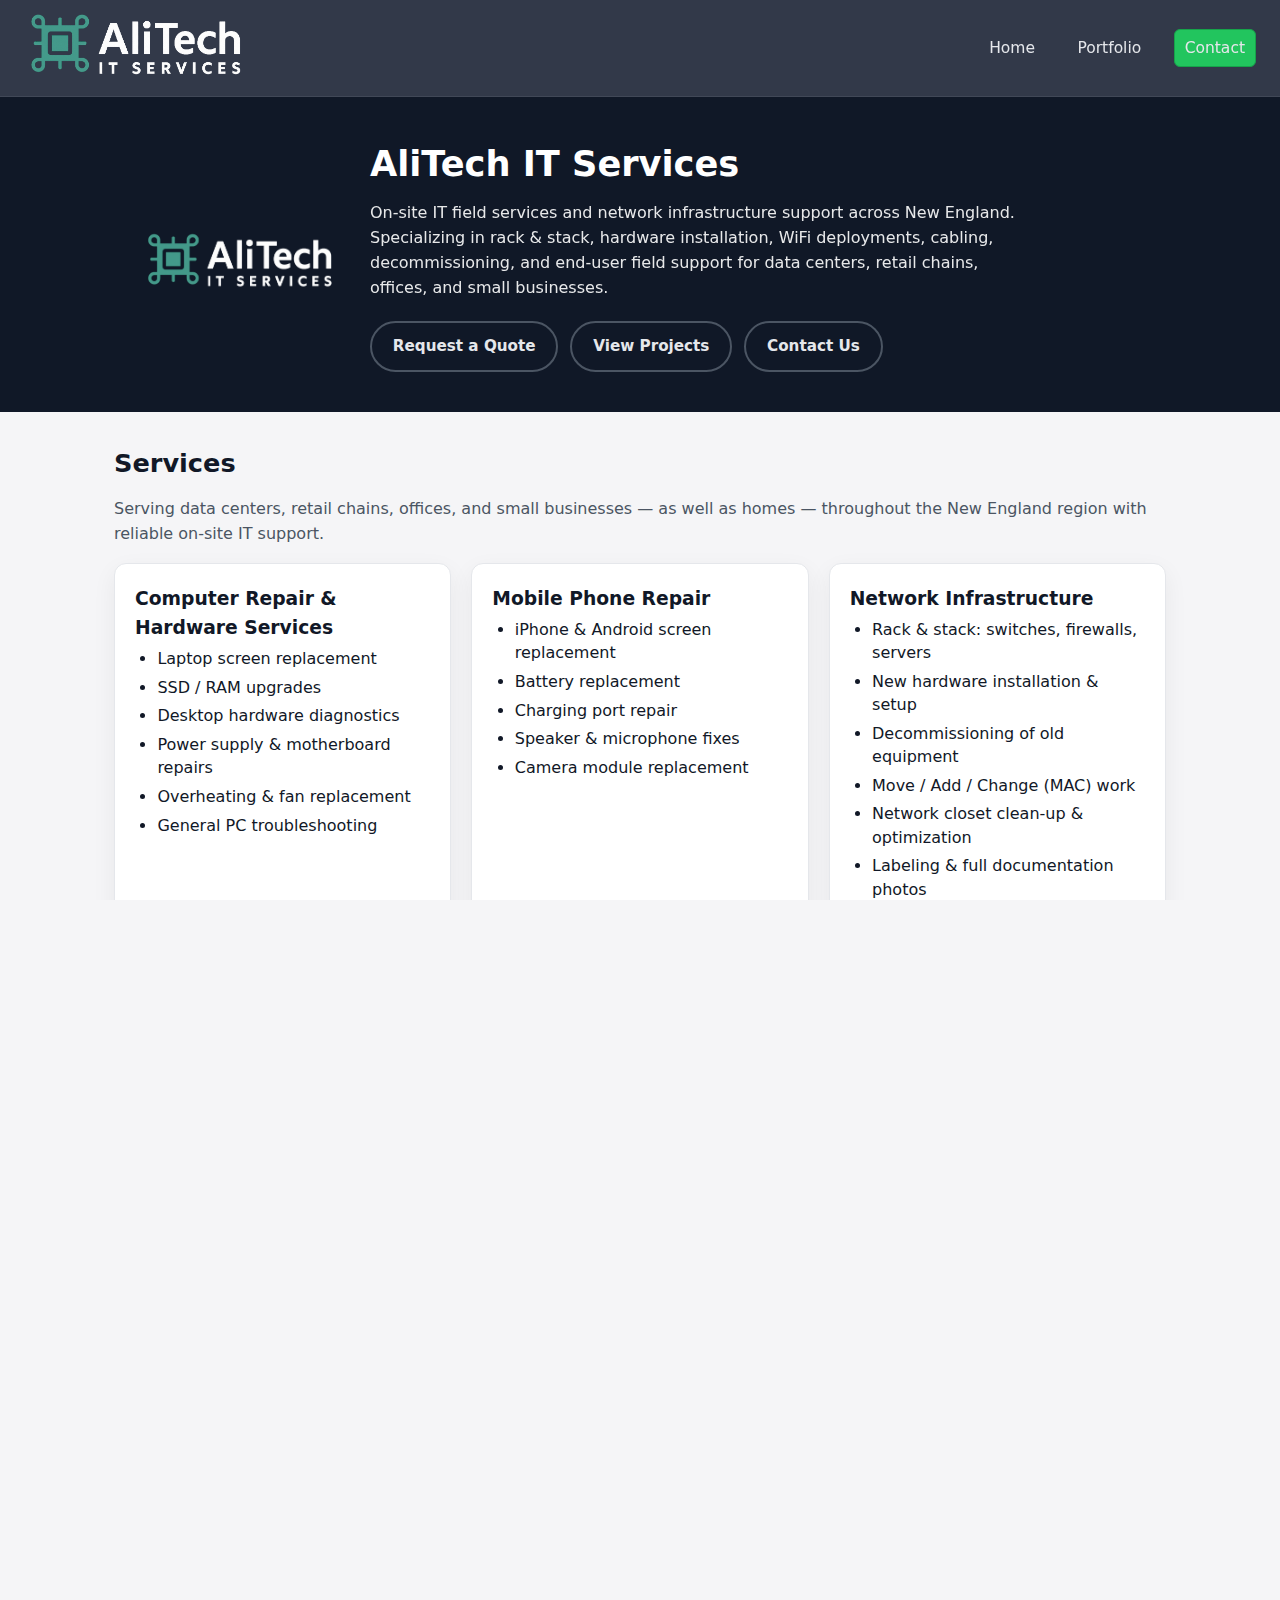
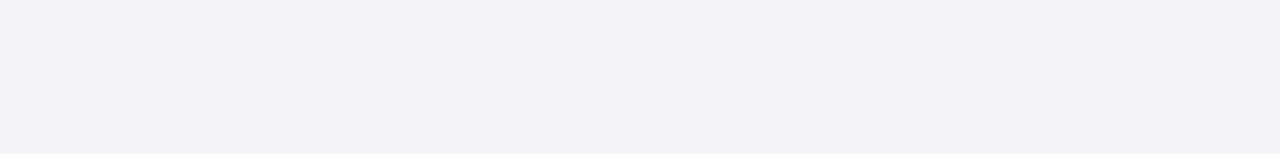
<file: index.html>
<!DOCTYPE html>
<html lang="en">

<head>
    <meta charset="UTF-8" />
    <title>AliTech IT Services | On-Site IT & Networking</title>
    <meta name="viewport" content="width=device-width, initial-scale=1" />
    <meta name="description"
        content="On-site network infrastructure and IT field services across New England. Rack & stack, server and switch installation, decommissioning, cabling, WiFi deployments, and field support for data centers, offices, and retail chains." />
    <link rel="icon" type="image/png" href="fav/favicon-96x96.png" sizes="96x96" />
    <link rel="icon" type="image/svg+xml" href="fav/favicon.svg" />
    <link rel="shortcut icon" href="fav/favicon.ico" />
    <link rel="apple-touch-icon" sizes="180x180" href="fav/apple-touch-icon.png" />
    <link rel="manifest" href="fav/site.webmanifest" />
    <link rel="stylesheet" href="styles/global.css">
    <link rel="stylesheet" href="styles/components.css">
    <link rel="stylesheet" href="styles/navbar.css">
    <link rel="stylesheet" href="styles/home.css">
</head>

<body>
    <!-- NAVBAR -->
    <nav class="navbar">
        <a class="logo" href="index.html">
            <img src="navbar.png" alt="AliTech IT Services Logo" />
        </a>
        <div class="nav-links" id="navLinks">
            <a href="index.html">Home</a>
            <a href="portfolio.html">Portfolio</a>
            <a href="contact.html" class="nav-cta">Contact</a>
        </div>
        <button class="nav-toggle" id="navToggle">
            <span></span><span></span><span></span>
        </button>
    </nav>
    <header class="hero">
        <div class="hero-container">
            <!-- LOGO -->
            <img src="logo.png" alt="AliTech IT Services Logo">
            <!-- RIGHT SIDE -->
            <div class="hero-right">
                <h1 class="hero-title">
                    AliTech IT Services
                </h1>
                <p class="hero-desc">
                    On-site IT field services and network infrastructure support across New England.
                    Specializing in rack & stack, hardware installation, WiFi deployments, cabling, decommissioning, and
                    end-user field support for data centers, retail chains, offices, and small businesses.
                </p>
                <div class="hero-cta">
                    <a href="contact.html" class="btn btn-outline">Request a Quote</a>
                    <a href="portfolio.html" class="btn btn-outline">View Projects</a>
                    <a href="contact.html" class="btn btn-outline">
                        Contact Us
                    </a>
                </div>
            </div>
        </div>
    </header>
    <main>
        <!-- SERVICES -->
        <section id="services">
            <h2>Services</h2>
            <p>Serving data centers, retail chains, offices, and small businesses — as well as homes — throughout the New England region with reliable on-site IT support.</p>
            <div class="grid grid-3">
                <div class="card">
                    <h3>Computer Repair & Hardware Services</h3>
                    <ul>
                        <li>Laptop screen replacement</li>
                        <li>SSD / RAM upgrades</li>
                        <li>Desktop hardware diagnostics</li>
                        <li>Power supply & motherboard repairs</li>
                        <li>Overheating & fan replacement</li>
                        <li>General PC troubleshooting</li>
                    </ul>
                </div>
                <div class="card">
                    <h3>Mobile Phone Repair</h3>
                    <ul>
                        <li>iPhone & Android screen replacement</li>
                        <li>Battery replacement</li>
                        <li>Charging port repair</li>
                        <li>Speaker & microphone fixes</li>
                        <li>Camera module replacement</li>
                    </ul>
                </div>
                <div class="card">
                    <h3>Network Infrastructure</h3>
                    <ul>
                        <li>Rack & stack: switches, firewalls, servers</li>
                        <li>New hardware installation & setup</li>
                        <li>Decommissioning of old equipment</li>
                        <li>Move / Add / Change (MAC) work</li>
                        <li>Network closet clean-up & optimization</li>
                        <li>Labeling & full documentation photos</li>
                    </ul>
                </div>
                <div class="card">
                    <h3>WiFi Deployment & AP Services</h3>
                    <ul>
                        <li>AP mounting & replacement</li>
                        <li>Controller-agnostic deployments</li>
                        <li>Cisco, Meraki, Mist AI, Aruba, Ubiquiti</li>
                        <li>Coverage testing & optimization</li>
                        <li>Small office, warehouse, and retail WiFi</li>
                    </ul>
                </div>
                <div class="card">
                    <h3>Cabling & Low Voltage</h3>
                    <ul>
                        <li>MDF/IDF cable runs & terminations</li>
                        <li>Patch panel installs & expansions</li>
                        <li>Cable dressing & routing</li>
                        <li>CAT5e / CAT6 / CAT6A termination</li>
                        <li>Cable labeling & copper testing</li>
                        <li>Fiber optic cable testing & cleaning</li>
                    </ul>
                </div>
                <div class="card">
                    <h3>Desktop & Field Services</h3>
                    <ul>
                        <li>PC / laptop / monitor installation</li>
                        <li>Imaging & migration support</li>
                        <li>Printer setup & replacement</li>
                        <li>POS & kiosk installations</li>
                        <li>Basic troubleshooting</li>
                    </ul>
                </div>
                <!-- WEB SERVICES -->
                <div class="card">
                    <h3>Web & Online Presence Setup</h3>
                    <ul>
                        <li>Simple, fast-loading small business websites</li>
                        <li>Static websites (HTML/CSS) or GitHub Pages deployment</li>
                        <li>Custom one-page designs</li>
                        <li>Contact form integration</li>
                        <li>Domain setup & DNS configuration</li>
                        <li>Basic business branding support</li>
                    </ul>
                </div>
                <!-- custom pc -->
                <div class="card">
                    <h3 class="rgb-title">Custom PC Builds</h3>
                    <ul>
                        <li>Custom gaming, streaming, and workstation builds</li>
                        <li>Free, reliable part list consulting based on your budget</li>
                        <li>Can build with your own parts or recommended components</li>
                        <li>Full assembly, cable management, BIOS & driver setup</li>
                        <li>OS installation and basic performance / stability checks</li>
                    </ul>
                </div>
                <div class="card">
                    <h3>Remote Support & Monitoring</h3>
                    <ul>
                        <li>Remote troubleshooting</li>
                        <li>Software installation</li>
                        <li>Virus & malware cleanup</li>
                        <li>Remote device management</li>
                        <li>Cloud backup setup</li>
                    </ul>
                </div>

            </div>
        </section>
    </main>
    <footer>
        © 2025 AliTech IT Services
    </footer>
    <script src="scripts/main.js" defer></script>
</body>

</html>
</file>
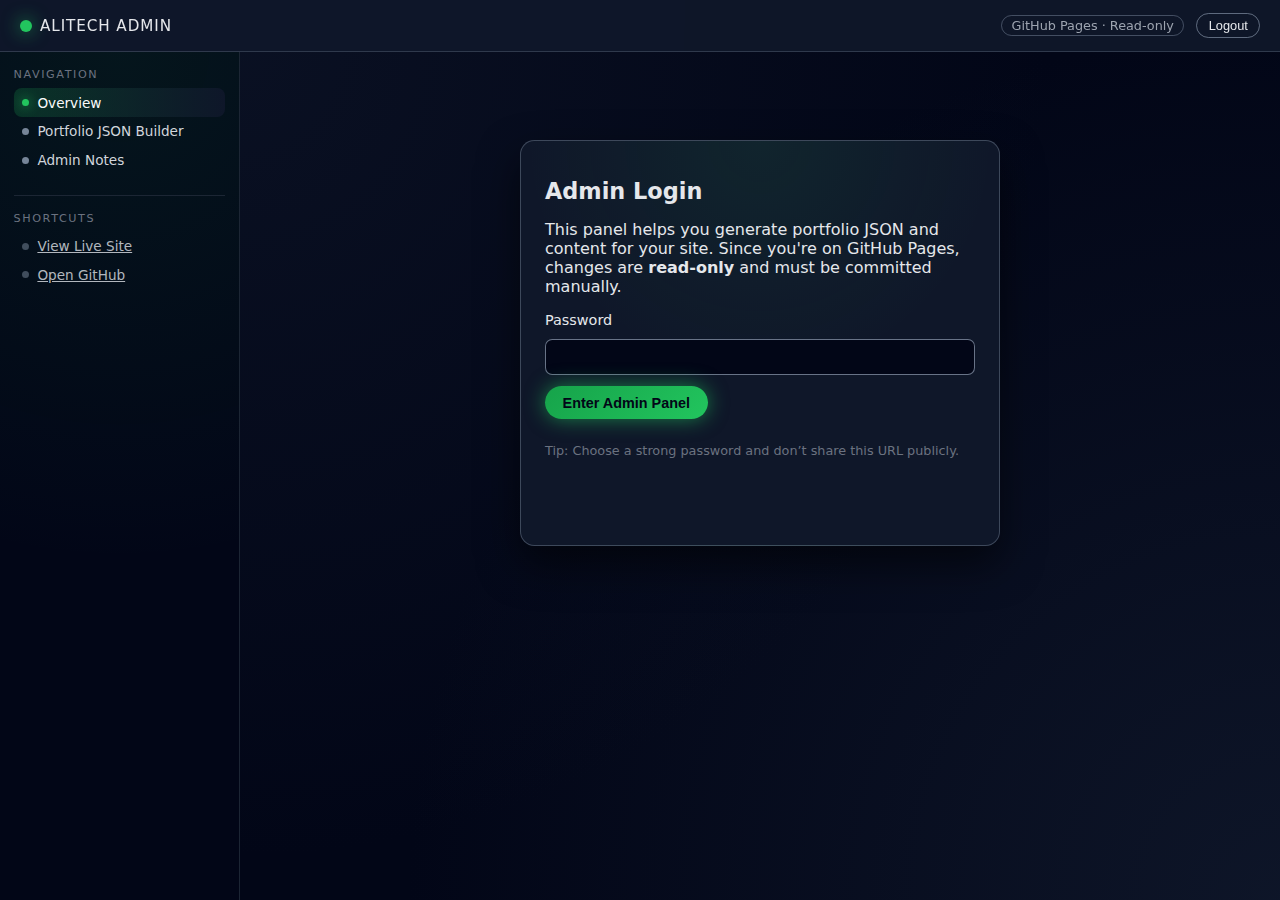
<file: admin/index.html>
<!DOCTYPE html>
<html lang="en">
<head>
    <meta charset="UTF-8">
    <title>AliTech Admin Panel</title>
    <meta name="viewport" content="width=device-width, initial-scale=1">

    <!-- (İstersen favicon linklerini de ekleyebilirsin) -->
    <link rel="icon" type="image/png" href="../fav/favicon-96x96.png" sizes="96x96">
    <link rel="icon" type="image/svg+xml" href="../fav/favicon.svg">
    <link rel="shortcut icon" href="../fav/favicon.ico">
    <link rel="apple-touch-icon" sizes="180x180" href="../fav/apple-touch-icon.png">
    <link rel="manifest" href="../fav/site.webmanifest">

    <link rel="stylesheet" href="../styles/admin.css">
</head>
<body>
    <div class="admin-bg-overlay"></div>

    <div class="admin-shell">
        <!-- TOP BAR -->
        <header class="admin-topbar">
            <div class="topbar-left">
                <span class="topbar-logo-dot"></span>
                <span class="topbar-title">AliTech Admin</span>
            </div>
            <div class="topbar-right">
                <span class="topbar-env">GitHub Pages · Read-only</span>
                <button id="logoutBtn" class="ghost-btn" type="button">Logout</button>
            </div>
        </header>

        <!-- MAIN LAYOUT -->
        <div class="admin-layout">
            <!-- SIDEBAR -->
            <aside class="admin-sidebar">
                <div class="sidebar-section">
                    <div class="sidebar-label">NAVIGATION</div>
                    <button class="sidebar-link active" data-panel="overview">
                        <span class="dot"></span> Overview
                    </button>
                    <button class="sidebar-link" data-panel="portfolio">
                        <span class="dot"></span> Portfolio JSON Builder
                    </button>
                    <button class="sidebar-link" data-panel="notes">
                        <span class="dot"></span> Admin Notes
                    </button>
                </div>

                <div class="sidebar-section">
                    <div class="sidebar-label">SHORTCUTS</div>
                    <a href="../index.html" class="sidebar-link subtle" target="_blank">
                        <span class="dot dot-muted"></span> View Live Site
                    </a>
                    <a href="https://github.com" class="sidebar-link subtle" target="_blank">
                        <span class="dot dot-muted"></span> Open GitHub
                    </a>
                </div>
            </aside>

            <!-- CONTENT -->
            <main class="admin-main">
                <!-- LOGIN SCREEN -->
                <section id="loginScreen" class="card login-card">
                    <h1>Admin Login</h1>
                    <p class="login-sub">
                        This panel helps you generate portfolio JSON and content for your site.
                        Since you're on GitHub Pages, changes are <strong>read-only</strong> and must be committed manually.
                    </p>

                    <form id="loginForm" class="login-form">
                        <label for="adminPassword">Password</label>
                        <input type="password" id="adminPassword" autocomplete="current-password" required>
                        <button type="submit" class="btn-primary">Enter Admin Panel</button>
                        <p class="login-hint">
                            Tip: Choose a strong password and don’t share this URL publicly.
                        </p>
                        <p id="loginError" class="login-error" aria-live="polite"></p>
                    </form>
                </section>

                <!-- DASHBOARD -->
                <section id="dashboard" class="dashboard hidden">
                    <!-- PANEL: OVERVIEW -->
                    <section id="panel-overview" class="panel active">
                        <div class="card">
                            <h2>Welcome, Admin 👋</h2>
                            <p class="muted">
                                This dashboard doesn’t push directly to GitHub (because GitHub Pages is static),
                                but it helps you quickly prepare portfolio entries and JSON snippets you can paste
                                into your repo.
                            </p>

                            <ul class="overview-list">
                                <li>🧩 Build new <strong>portfolio project cards</strong> visually</li>
                                <li>📄 Copy JSON snippets and commit them to <strong>GitHub</strong></li>
                                <li>📌 Keep internal admin notes for yourself</li>
                            </ul>

                            <div class="tag-row">
                                <span class="tag">Dark Tech · Neon Green</span>
                                <span class="tag">Static · GitHub Pages</span>
                                <span class="tag">Local Admin Only</span>
                            </div>
                        </div>
                    </section>

                    <!-- PANEL: PORTFOLIO JSON BUILDER -->
                    <section id="panel-portfolio" class="panel">
                        <div class="card card-split">
                            <div class="card-col">
                                <h2>Portfolio JSON Builder</h2>
                                <p class="muted">
                                    Fill in the fields below. The JSON preview on the right will update automatically.
                                </p>

                                <form id="portfolioForm" class="form-grid">
                                    <div class="form-group">
                                        <label>Title</label>
                                        <input type="text" id="pTitle" placeholder="e.g. Retail Store WiFi Deployment">
                                    </div>

                                    <div class="form-group">
                                        <label>Category</label>
                                        <input type="text" id="pCategory" placeholder="wifi, cabling, beforeafter...">
                                    </div>

                                    <div class="form-group">
                                        <label>Date</label>
                                        <input type="text" id="pDate" placeholder="e.g. March 2025">
                                    </div>

                                    <div class="form-group">
                                        <label>Location</label>
                                        <input type="text" id="pLocation" placeholder="e.g. Boston, MA">
                                    </div>

                                    <div class="form-group full">
                                        <label>Short Description</label>
                                        <textarea id="pDescription" rows="3"
                                            placeholder="One or two sentences about what you did."></textarea>
                                    </div>

                                    <div class="form-group full">
                                        <label>Equipment / Stack (comma separated)</label>
                                        <textarea id="pEquipment" rows="2"
                                            placeholder="Cisco switches, APC UPS, CAT6 patch cords..."></textarea>
                                    </div>

                                    <div class="form-group">
                                        <label>Image Thumb Path</label>
                                        <input type="text" id="pThumb" placeholder="projects/my-thumb.jpg">
                                    </div>

                                    <div class="form-group">
                                        <label>Full Image Path (optional)</label>
                                        <input type="text" id="pFull" placeholder="projects/my-full.jpg">
                                    </div>
                                </form>
                            </div>

                            <div class="card-col">
                                <div class="json-header">
                                    <span>JSON Preview</span>
                                    <button id="copyJsonBtn" type="button" class="ghost-btn small">Copy</button>
                                </div>
                                <pre id="jsonPreview" class="json-preview"></pre>
                                <p class="muted tiny">
                                    Paste this into <code>data/portfolio.json</code> (or your portfolio data file) and commit
                                    via Git.
                                </p>
                            </div>
                        </div>
                    </section>

                    <!-- PANEL: NOTES -->
                    <section id="panel-notes" class="panel">
                        <div class="card">
                            <h2>Admin Notes</h2>
                            <p class="muted">
                                Private scratchpad for yourself. Saved locally in your browser (localStorage).
                            </p>
                            <textarea id="adminNotes" rows="10" class="notes-area"
                                placeholder="e.g. Clients to follow up, ideas for new services, pricing notes..."></textarea>
                            <div class="notes-actions">
                                <button id="saveNotesBtn" class="btn-primary small" type="button">Save Notes</button>
                                <span id="notesStatus" class="muted tiny"></span>
                            </div>
                        </div>
                    </section>
                </section>
            </main>
        </div>
    </div>

    <script src="../scripts/admin.js" defer></script>
</body>
</html>
</file>
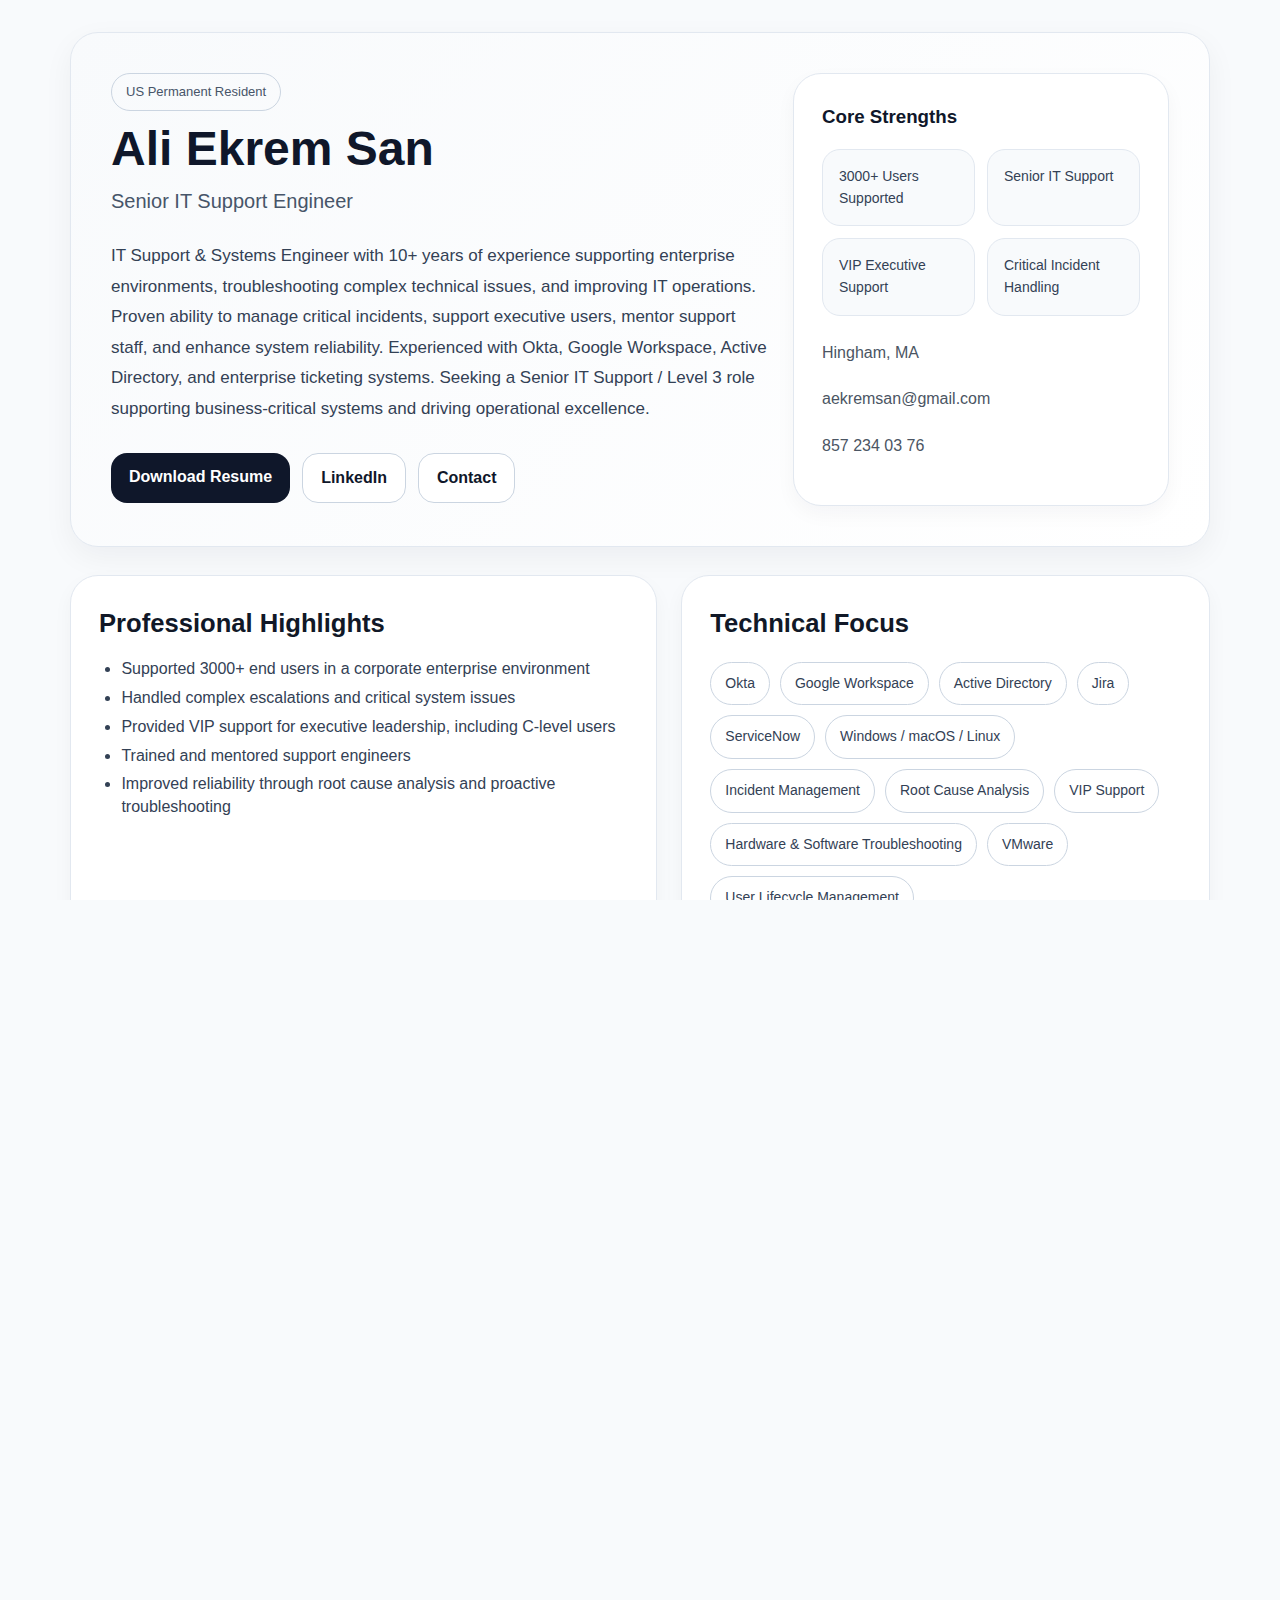
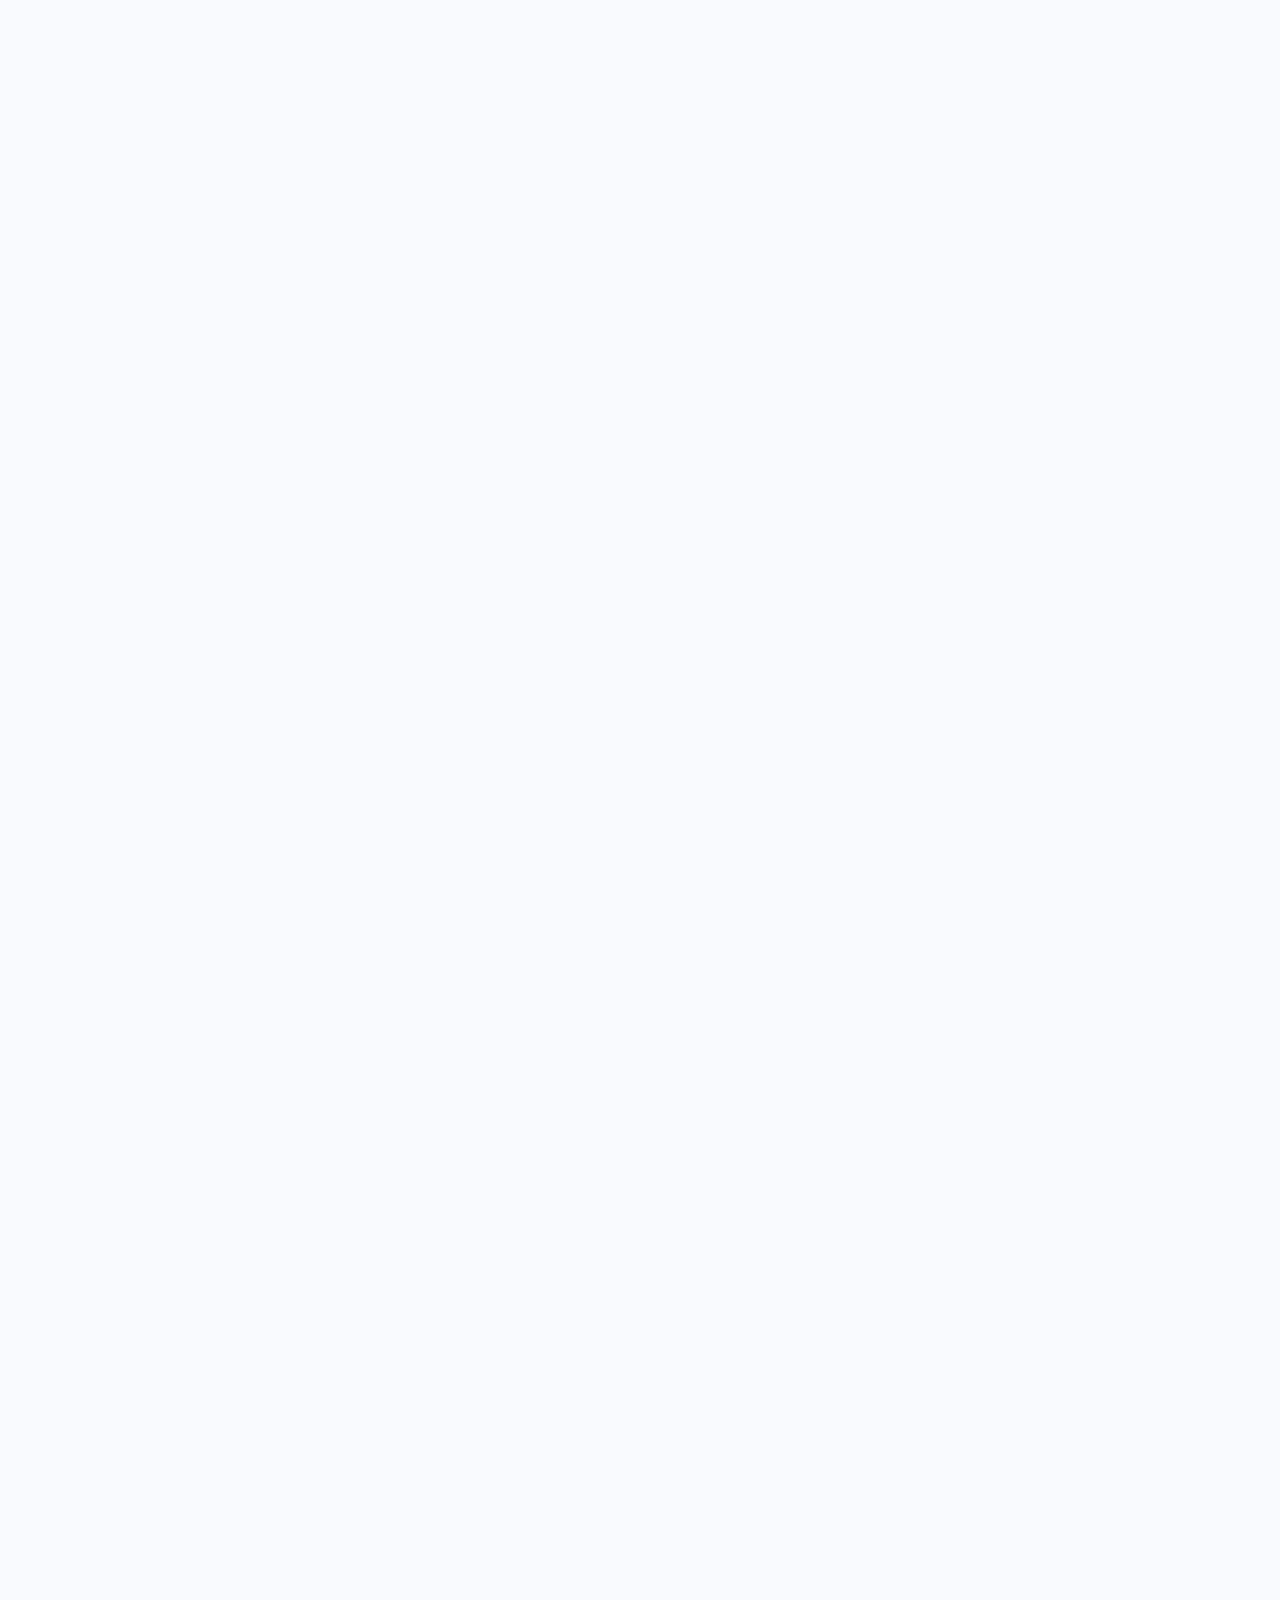
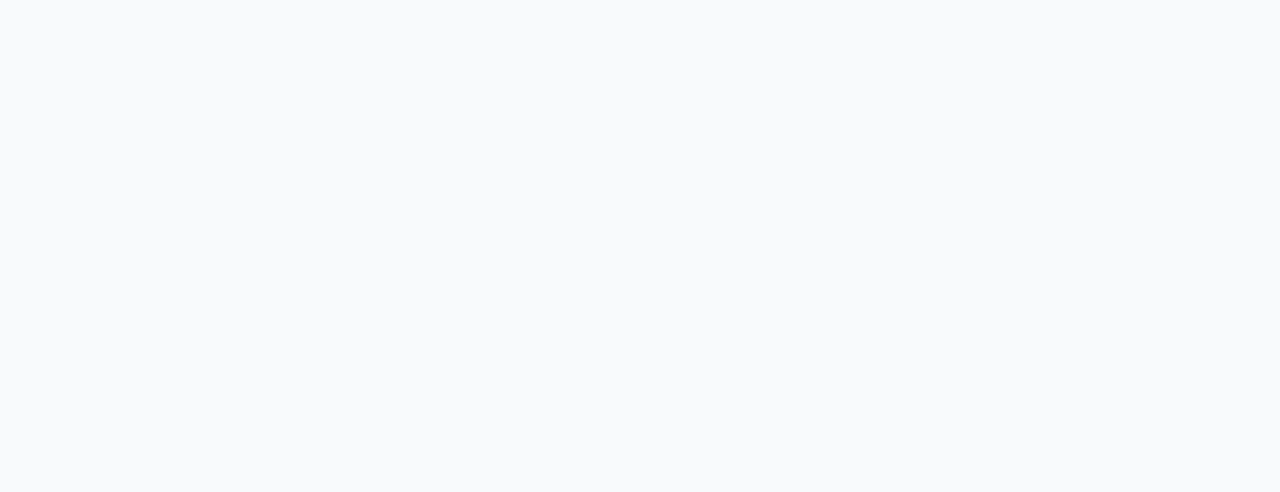
<file: resume/index.html>
<!DOCTYPE html>
<html lang="en">
<head>
  <meta charset="UTF-8" />
  <meta name="viewport" content="width=device-width, initial-scale=1.0" />
  <title>Ali Ekrem San | Senior IT Support Engineer</title>
  <meta name="description" content="Ali Ekrem San - Senior IT Support Engineer Resume" />
  <link rel="stylesheet" href="../styles/global.css" />
  <link rel="stylesheet" href="../styles/resume.css" />
</head>
<body>
  <div class="resume-page">
    <div class="resume-container">

      <section class="hero">
        <div class="hero-left">
          <div class="badge">US Permanent Resident</div>
          <h1>Ali Ekrem San</h1>
          <p class="subtitle">Senior IT Support Engineer</p>

          <p class="summary">
            IT Support &amp; Systems Engineer with 10+ years of experience supporting enterprise environments,
            troubleshooting complex technical issues, and improving IT operations. Proven ability to manage
            critical incidents, support executive users, mentor support staff, and enhance system reliability.
            Experienced with Okta, Google Workspace, Active Directory, and enterprise ticketing systems.
            Seeking a Senior IT Support / Level 3 role supporting business-critical systems and driving
            operational excellence.
          </p>

          <div class="hero-buttons">
            <a class="btn btn-dark" href="../AliEkremSan_Resume.pdf" target="_blank">Download Resume</a>
            <a class="btn btn-light" href="https://www.linkedin.com/in/aliekremsan/" target="_blank">LinkedIn</a>
            <a class="btn btn-light" href="mailto:aekremsan@gmail.com">Contact</a>
          </div>
        </div>

        <div class="hero-right card">
          <h3>Core Strengths</h3>
          <div class="strength-grid">
            <div class="strength-item">3000+ Users Supported</div>
            <div class="strength-item">Senior IT Support</div>
            <div class="strength-item">VIP Executive Support</div>
            <div class="strength-item">Critical Incident Handling</div>
          </div>

          <div class="contact-box">
            <p>Hingham, MA</p>
            <p><a href="mailto:aekremsan@gmail.com">aekremsan@gmail.com</a></p>
            <p><a href="tel:+18572340376">857 234 03 76</a></p>
          </div>
        </div>
      </section>

      <section class="section two-col">
        <div class="card">
          <h2>Professional Highlights</h2>
          <ul class="highlight-list">
            <li>Supported 3000+ end users in a corporate enterprise environment</li>
            <li>Handled complex escalations and critical system issues</li>
            <li>Provided VIP support for executive leadership, including C-level users</li>
            <li>Trained and mentored support engineers</li>
            <li>Improved reliability through root cause analysis and proactive troubleshooting</li>
          </ul>
        </div>

        <div class="card">
          <h2>Technical Focus</h2>
          <div class="skills">
            <span>Okta</span>
            <span>Google Workspace</span>
            <span>Active Directory</span>
            <span>Jira</span>
            <span>ServiceNow</span>
            <span>Windows / macOS / Linux</span>
            <span>Incident Management</span>
            <span>Root Cause Analysis</span>
            <span>VIP Support</span>
            <span>Hardware &amp; Software Troubleshooting</span>
            <span>VMware</span>
            <span>User Lifecycle Management</span>
          </div>
        </div>
      </section>

      <section class="section card">
        <div class="section-header">
          <h2>Professional Experience</h2>
          <p>Selected experience most relevant to senior IT support roles</p>
        </div>

        <div class="job">
          <div class="job-head">
            <div>
              <h3>IT Support Engineer</h3>
              <p>ZoomInfo — Waltham, MA</p>
            </div>
            <span>June 2022 – September 2024</span>
          </div>
          <ul>
            <li>Supported 3000+ end users in a corporate environment, managing high-volume ticket queues</li>
            <li>Acted as a point of escalation for complex technical issues beyond Tier 1/Tier 2 support</li>
            <li>Provided VIP / executive-level support, handling high-priority issues for leadership team including C-level executives</li>
            <li>Trained and mentored Level 1 and Level 2 support engineers</li>
            <li>Performed root cause analysis on recurring issues and implemented long-term solutions</li>
            <li>Improved system reliability and reduced downtime through proactive troubleshooting</li>
            <li>Handled high-priority incidents with urgency, ensuring minimal business disruption</li>
            <li>Diagnosed and resolved hardware failures, including BIOS-related issues</li>
            <li>Supported enterprise tools such as Okta and Google Workspace</li>
            <li>Collaborated with engineering and IT teams to resolve system-level issues</li>
          </ul>
        </div>

        <div class="job">
          <div class="job-head">
            <div>
              <h3>Software Engineer</h3>
              <p>ZoomInfo — Waltham, MA</p>
            </div>
            <span>September 2024 – April 2025</span>
          </div>
          <ul>
            <li>Developed and maintained frontend features using Angular and TypeScript in a large-scale monorepo</li>
            <li>Worked with feature flags, analytics tracking, and cross-repository integrations</li>
            <li>Fixed production bugs and improved application stability</li>
            <li>Contributed to improving code quality and application performance in a large-scale production environment</li>
          </ul>
        </div>

        <div class="job">
          <div class="job-head">
            <div>
              <h3>Deployment Technician</h3>
              <p>Boston College — Newton, MA</p>
            </div>
            <span>2022 – 5 Months</span>
          </div>
          <ul>
            <li>Delivered and set up new computers and removed old devices as outlined by the BCCR deployment process</li>
            <li>Resolved setup, configuration, distribution, and logistical problems</li>
            <li>Performed migration of data between old and new systems</li>
            <li>Performed and assisted with post deployment process including data storage, data removal from returned systems, storage/organization of hardware, and vendor pickup</li>
            <li>Performed data restores upon request</li>
            <li>Monitored tickets assigned to the deployment technicians</li>
          </ul>
        </div>

        <div class="job">
          <div class="job-head">
            <div>
              <h3>Telecom Administrator</h3>
              <p>Comcast — Chelmsford, MA</p>
            </div>
            <span>2021 – 4 Months</span>
          </div>
          <ul>
            <li>Managed client administrative account access and mobile asset retrieval</li>
            <li>Maintained inventory records and supported telecom asset tracking</li>
          </ul>
        </div>

        <div class="job">
          <div class="job-head">
            <div>
              <h3>Owner</h3>
              <p>Gamer Stop E-Sport Arena — Istanbul, Türkiye</p>
            </div>
            <span>2017 – 2021</span>
          </div>
          <ul>
            <li>Founded and managed a gaming and IT service business, serving 1500+ customers</li>
            <li>Provided hardware and software repair services, troubleshooting a wide range of technical issues</li>
            <li>Built and managed a community of 14K+ followers across social platforms</li>
          </ul>
        </div>

        <div class="job">
          <div class="job-head">
            <div>
              <h3>IT Specialist</h3>
              <p>Fatih Sultan Mehmet Vakıf University — Istanbul, Türkiye</p>
            </div>
            <span>2013 – 2017</span>
          </div>
          <ul>
            <li>Led a small software development team for internal academic and administrative applications, ensuring smooth integration with the university’s Electronic Document Management System (EDMS)</li>
            <li>Took on leadership responsibilities for all IT operations within the Topkapı campus, including technical infrastructure, daily support tasks, and long-term system improvements</li>
            <li>Provided hands-on support to academic and administrative personnel in adopting and efficiently using the EDMS platform</li>
            <li>Managed all hardware and software assets for the campus, including inventory control, procurement, and maintenance for iOS, Android, Windows, and macOS systems</li>
            <li>Oversaw the installation and operation of audiovisual systems for university events such as conferences, symposiums, and promotional activities</li>
            <li>Ensured the campus security systems were up-to-date and functioning correctly, including surveillance and access control technologies</li>
            <li>Collaborated cross-departmentally with the Personnel Office, IT, and Information Processing departments to deliver high-impact technology solutions</li>
          </ul>
        </div>

        <div class="job">
          <div class="job-head">
            <div>
              <h3>NOC</h3>
              <p>Radore Hosting — Istanbul, Türkiye</p>
            </div>
            <span>2011 – 6 Months</span>
          </div>
          <ul>
            <li>Provided data center NOC support and assisted customers with technical issues</li>
            <li>Performed server setup, maintenance, and testing based on customer requirements</li>
            <li>Monitored network traffic and responded to potential inbound and outbound security threats</li>
          </ul>
        </div>
      </section>

      <section class="section two-col">
        <div class="card">
          <h2>Education</h2>
          <p><strong>Mercy College</strong> — New York</p>
          <p>Computer Science — Bachelor’s Degree</p>
          <p>2008 – 2011</p>
        </div>

        <div class="card">
          <h2>Additional Skills</h2>
          <ul class="simple-list">
            <li>Ticketing Systems (Jira, ServiceNow)</li>
            <li>Asset Management & Inventory Tracking</li>
            <li>GCP Administration</li>
            <li>Internal Communication Tools (Slack, Microsoft Teams)</li>
            <li>Network & Security Fundamentals</li>
            <li>Angular, TypeScript, Git, GitHub</li>
          </ul>
        </div>
      </section>

      <section class="footer-cta">
        <div>
          <h2>Let’s connect</h2>
          <p>
            I am currently pursuing Senior IT Support opportunities where I can bring enterprise support
            experience, executive support expertise, and strong incident management capabilities.
          </p>
        </div>
        <div class="footer-buttons">
          <a class="btn btn-white" href="mailto:aekremsan@gmail.com">Email Me</a>
          <a class="btn btn-outline-white" href="tel:+18572340376">Call Me</a>
        </div>
      </section>

    </div>
  </div>
</body>
</html>
</file>
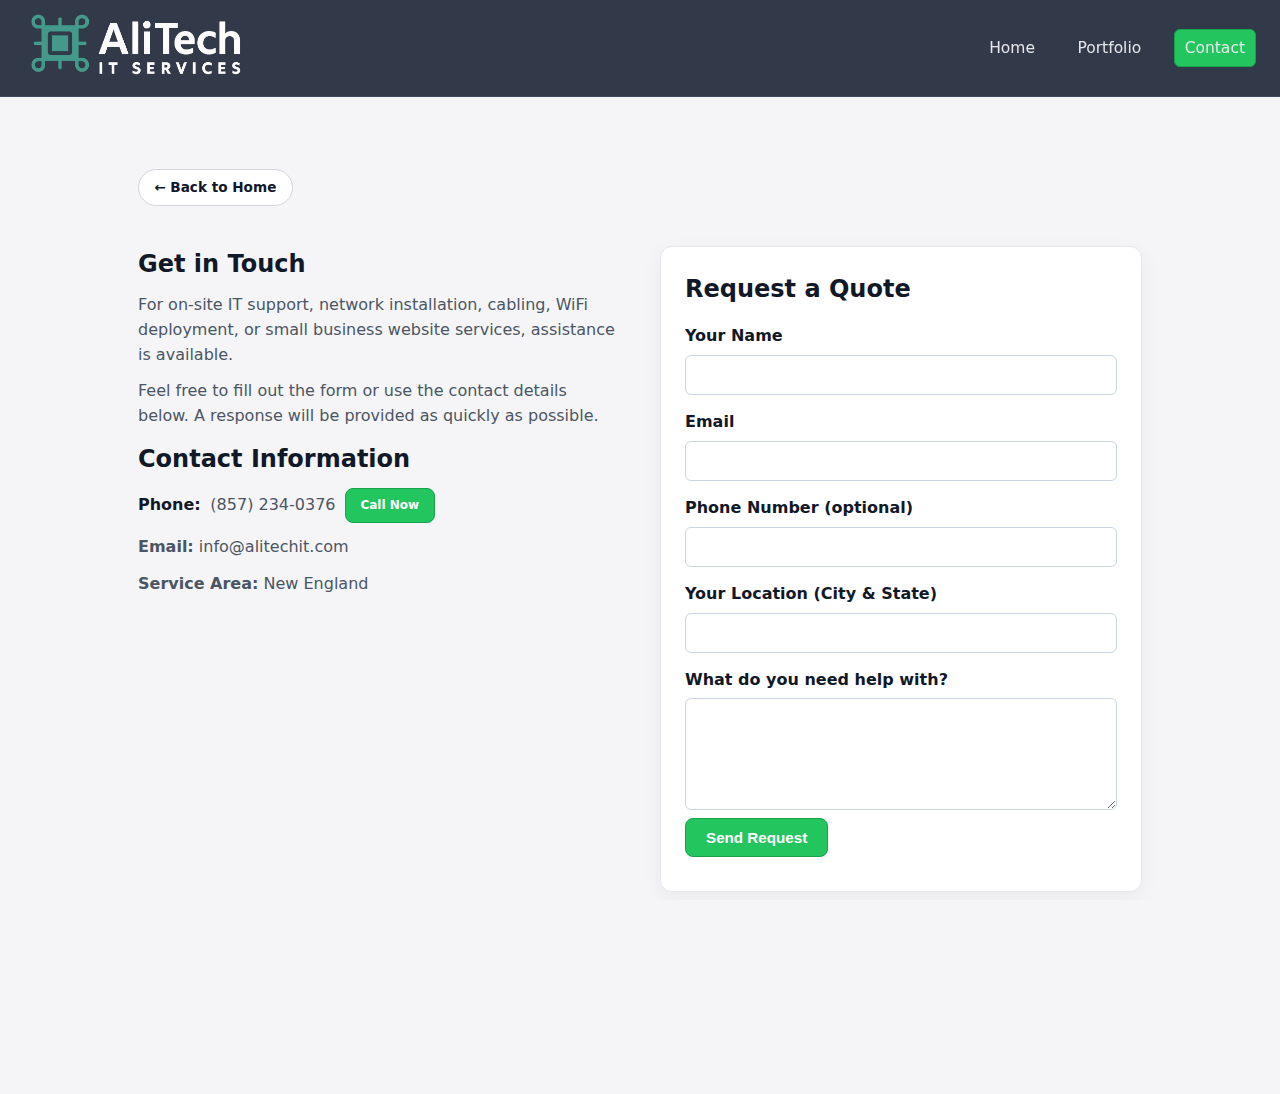
<file: contact.html>
<!DOCTYPE html>
<html lang="en">

<head>
    <meta charset="UTF-8" />
    <title>Contact | AliTech IT Services</title>
    <meta name="viewport" content="width=device-width, initial-scale=1" />
    <link rel="icon" type="image/png" href="fav/favicon-96x96.png" sizes="96x96" />
    <link rel="icon" type="image/svg+xml" href="fav/favicon.svg" />
    <link rel="shortcut icon" href="fav/favicon.ico" />
    <link rel="apple-touch-icon" sizes="180x180" href="fav/apple-touch-icon.png" />
    <link rel="manifest" href="fav/site.webmanifest" />
    <link rel="stylesheet" href="styles/global.css">
    <link rel="stylesheet" href="styles/components.css">
    <link rel="stylesheet" href="styles/navbar.css">
    <link rel="stylesheet" href="styles/contact.css">
</head>

<body>

    <!-- NAVBAR -->
    <nav class="navbar">
        <a class="logo" href="index.html">
            <img src="navbar.png" alt="AliTech IT Services Logo" />
        </a>

        <div class="nav-links" id="navLinks">
            <a href="index.html">Home</a>
            <a href="portfolio.html">Portfolio</a>
            <a href="contact.html" class="nav-cta">Contact</a>
        </div>

        <button class="nav-toggle" id="navToggle">
            <span></span><span></span><span></span>
        </button>
    </nav>

    <!-- CONTACT SECTION -->
    <main>

        <div class="contact-wrapper">
            <a href="index.html" class="back">← Back to Home</a>
            <!-- LEFT SIDE -->
            <div class="contact-columns">
                <div class="contact-info-block">
                    <h2>Get in Touch</h2>

                    <p>
                        For on-site IT support, network installation, cabling, WiFi deployment, or small business
                        website services, assistance is available.
                    </p>

                    <p>
                        Feel free to fill out the form or use the contact details below.
                        A response will be provided as quickly as possible.
                    </p>

                    <div class="info-list">
                        <h2>Contact Information</h2>

                        <div class="phone-row">
                            <strong>Phone:</strong>
                            <span class="phone-number">(857) 234-0376</span>
                            <a href="tel:+18572340376" class="btn btn-primary btn-sm phone-btn">Call Now</a>
                        </div>

                        <p><strong>Email:</strong> info@alitechit.com</p>

                        <p><strong>Service Area:</strong> New England</p>
                    </div>
                </div>

                <!-- RIGHT SIDE (FORM) -->
                <div class="form-card">
                    <h2 class="form-title">Request a Quote</h2>

                    <form id="contactForm">
                        <input type="hidden" name="access_key" value="3c818fd8-d8bf-41c9-a7c7-c2957101593c">

                        <label>Your Name</label>
                        <input type="text" name="name" required>

                        <label>Email</label>
                        <input type="email" name="email" required>

                        <label>Phone Number (optional)</label>
                        <input type="text" id="phone" name="phone">

                        <label>Your Location (City & State)</label>
                        <input type="text" name="location" required>

                        <label>What do you need help with?</label>
                        <textarea name="message" rows="5" required></textarea>

                        <button id="contactSubmit" type="submit" class="btn btn-primary">Send Request</button>

                        <div id="form-status" class="form-status"></div>
                    </form>
                </div>
            </div>
        </div>
    </main>

    <footer>
        © 2025 AliTech IT Services
    </footer>
    <script src="scripts/main.js" defer></script>
</body>

</html>
</file>
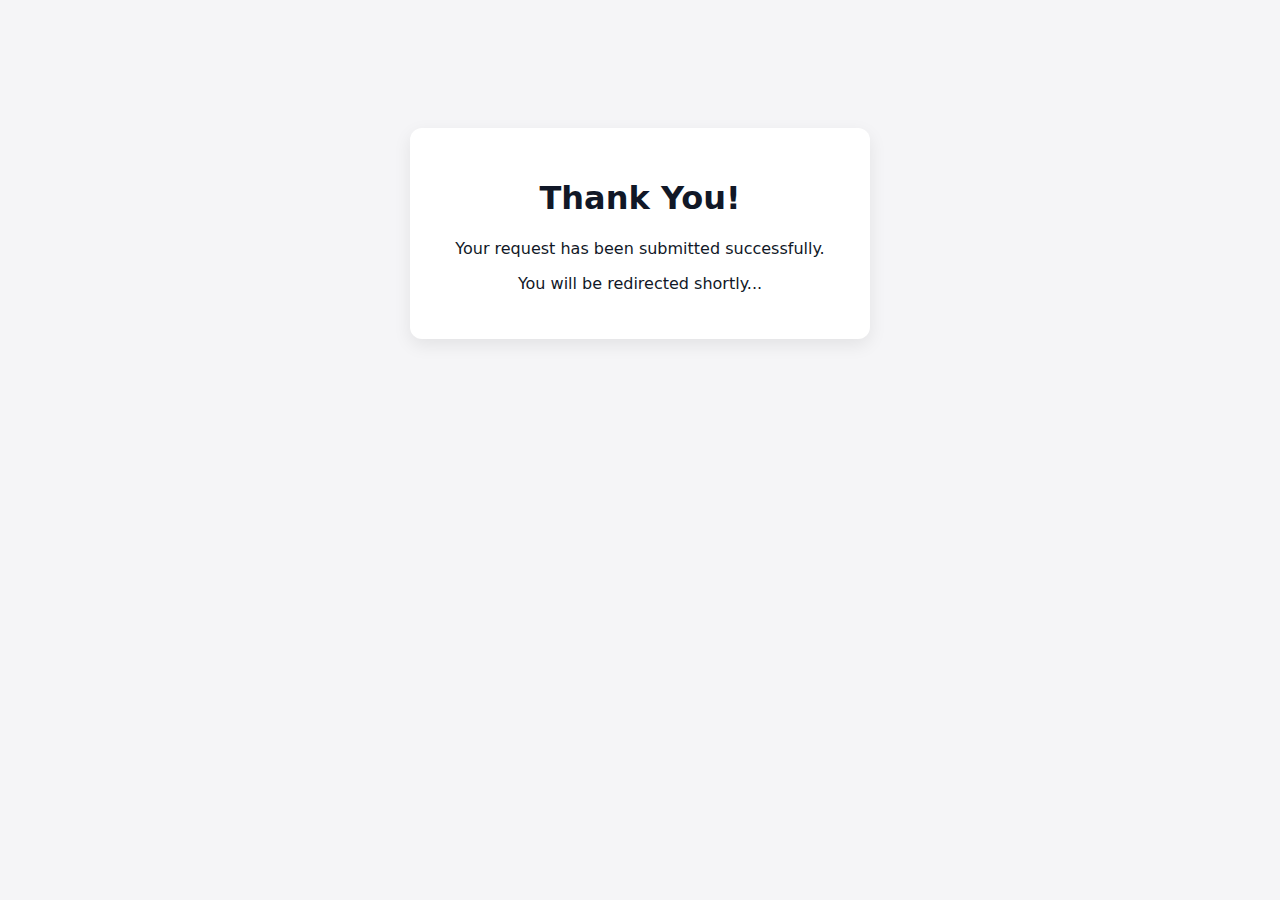
<file: thankyou.html>
<!DOCTYPE html>
<html lang="en">
<head>
  <meta charset="UTF-8">
  <title>Thank You</title>
  <meta http-equiv="refresh" content="3; URL='https://alitechit.com'"/>
  <style>
    body {
      font-family: system-ui, sans-serif;
      background: #f5f5f7;
      text-align: center;
      padding-top: 120px;
      color: #111827;
    }
    .box {
      max-width: 400px;
      margin: auto;
      background: white;
      padding: 30px;
      border-radius: 12px;
      box-shadow: 0 6px 18px rgba(0,0,0,0.08);
    }
  </style>
</head>
<body>
  <div class="box">
    <h1>Thank You!</h1>
    <p>Your request has been submitted successfully.</p>
    <p>You will be redirected shortly...</p>
  </div>
</body>
</html>
</file>
<file: styles/components.css>
/* ============================
   BUTTON STYLES
   ============================ */

.btn {
    display: inline-block;
    padding: 0.75rem 1.3rem;
    border-radius: 999px;
    font-size: 0.95rem;
    font-weight: 600;
    text-decoration: none;
    cursor: pointer;
    border: 2px solid transparent;
    transition: all 0.22s ease;
}

/* --- CLEAN MODERN PRIMARY BUTTON --- */
.btn-primary {
    display: inline-flex;
    align-items: center;
    gap: 8px;

    background: var(--accent);
    color: #ffffff;
    border: 1px solid var(--accent-dark);

    padding: 10px 20px;
    border-radius: 8px;   /* Daha kurumsal */
    font-size: 0.95rem;
    font-weight: 600;
    cursor: pointer;

    transition: all 0.22s ease;
    text-decoration: none;
}

.btn-primary:hover {
    background: #16a34a;
    border-color: #15803d;
    color: #ffffff;
    transform: translateY(-1px);
}
.btn-sm {
    padding: 0.45rem 0.9rem !important;
    font-size: 0.85rem;
    border-radius: 8px;
}
/* Outline */
.btn-outline {
    background: transparent;
    color: #e5e7eb;
    border-color: #4b5563;
}

.btn-outline:hover {
    background: rgba(255,255,255,0.12);
    border-color: #9ca3af;
    color: white;
    transform: translateY(-2px);
}

/* Dark CTA */
.btn-dark {
    background: var(--navy);
    color: #fff;
    border-color: #1e293b;
}

.btn-dark:hover {
    background: #1e293b;
    transform: translateY(-2px);
}

/* ============================
   RGB GAMING TITLE
   ============================ */

.rgb-title {
    background: linear-gradient(90deg, #ff0000, #ff8a00, #ffee00, #00ff6a, #00c8ff, #004bff, #b100ff);
    -webkit-background-clip: text;
    color: transparent;
    font-weight: 800;
    text-shadow: 0 0 4px rgba(0,0,0,.25);
    display: inline-block;
}
</file>
<file: styles/navbar.css>
/* NAVBAR WRAPPER */
.navbar {
    background: rgba(15, 23, 42, 0.85);
    backdrop-filter: blur(10px);
    -webkit-backdrop-filter: blur(10px);
    padding: 0.75rem 1.5rem;
    display: flex;
    justify-content: space-between;
    align-items: center;
    position: sticky;
    top: 0;
    z-index: 999;
    border-bottom: 1px solid rgba(255, 255, 255, 0.08);
}

/* LOGO */
.navbar .logo img {
    height: 64px;
    transition: height .25s ease;
}

/* DESKTOP LINKS */
.nav-links {
    display: flex;
    gap: 1.4rem;
    align-items: center;
}

.nav-links a {
    color: #e5e7eb;
    text-decoration: none;
    font-weight: 500;
    font-size: 0.97rem;
    padding: 6px 10px;
    border-radius: 6px;
    transition: .2s;
}

.nav-links a:hover {
    background: rgba(255, 255, 255, .12);
}

/* CTA */
.nav-cta {
    background: #22c55e;
    padding: 8px 16px;
    border-radius: 7px;
    color: #04101f;
    font-weight: 600;
    border: 1px solid #16a34a;
}

.nav-cta:hover {
    background: #16a34a;
    color: white;
}

/* MOBILE TOGGLE BUTTON */
.nav-toggle {
    display: none;
    flex-direction: column;
    gap: 4px;
    background: none;
    border: none;
    cursor: pointer;
}

.nav-toggle span {
    width: 26px;
    height: 3px;
    background: #e5e7eb;
    border-radius: 2px;
}

/* RESPONSIVE */
@media (max-width: 760px) {

    /* Hide desktop menu */
    .nav-links {
        position: fixed;
        right: -260px;
        top: 0;
        width: 240px;
        height: 100vh;
        background: #0f172a;
        padding: 6rem 1.5rem;
        display: flex;
        flex-direction: column;
        gap: 1.2rem;
        transition: 0.35s ease;
        box-shadow: -6px 0 20px rgba(0, 0, 0, 0.25);
    }

    .nav-links.open {
        right: 0;
    }

    .nav-toggle {
        display: flex;
    }

    .navbar .logo img {
        height: 44px;
    }
}
/* ============================
   HAMBURGER → X ANİMASYONU
============================ */

.nav-toggle.active span:nth-child(1) {
    transform: translateY(7px) rotate(45deg);
}

.nav-toggle.active span:nth-child(2) {
    opacity: 0;
}

.nav-toggle.active span:nth-child(3) {
    transform: translateY(-7px) rotate(-45deg);
}

/* Animasyon geçişleri */
.nav-toggle span {
    transition: 0.35s ease;
}

/* Prevent horizontal scroll on mobile */
html, body {
    overflow-x: hidden;
}

/* Improve mobile menu slide-in behavior */
@media (max-width: 760px) {
    .nav-links {
        right: 0;
        transform: translateX(260px);
        transition: transform 0.35s ease;
    }

    .nav-links.open {
        transform: translateX(0);
    }
}
</file>
<file: styles/home.css>
/* ===========================
   HERO HEADER SECTION
=========================== */
.hero {
    background: #101827;
    color: white;
    padding: 2.5rem 1.5rem;
}
header.hero {
    background: #101827;
    color: white;
    padding: 2.5rem 1.5rem;
}

/* HERO LAYOUT */
.hero-container {
    max-width: 1000px;
    margin: 0 auto;
    display: flex;
    align-items: center;
    gap: 30px;
}

/* HERO LOGO */
.hero-container img {
    width: 200px;
    height: auto;
    flex-shrink: 0;
    margin-top: 10px;
}
.hero-logo {
    width: 200px;
    height: auto;
    flex-shrink: 0;
    margin-top: 10px;
}
/* HERO CTA BUTTON ROW */
.hero-cta {
    display: flex;
    gap: 0.75rem;
    flex-wrap: wrap;
}
.hero-right {
    flex: 1;
}
.hero-title {
    font-size: 2.2rem;
    margin-bottom: 10px;
}
/* Description */
.hero-desc {
    max-width: 650px;
    opacity: 0.9;
    margin-bottom: 20px;
}
/* RESPONSIVE — tablet */
@media (max-width: 900px) {
    .hero-container {
        flex-direction: column;
        text-align: center;
    }

    .hero-container img {
        margin: 0 auto 20px;
    }

    /* ← BUNU EKLEDİK */
    .hero-cta {
        justify-content: center;
    }
}

/* RESPONSIVE — small tablets & phones */
@media (max-width: 600px) {
    .hero-cta {
        justify-content: center;
    }
}
@media (max-width: 500px) {
    .hero-container img,
    .hero-logo {
        width: 150px;   /* 200 → 150 */
    }
}
</file>
<file: styles/admin.css>
/* ===========================
   GLOBAL ADMIN LAYOUT
   =========================== */

*,
*::before,
*::after {
    box-sizing: border-box;
}

html, body {
    margin: 0;
    padding: 0;
    height: 100%;
    background: #020617;
    color: #e5e7eb;
    font-family: system-ui, -apple-system, BlinkMacSystemFont, "Segoe UI", sans-serif;
}

body {
    overflow: hidden;
}

/* Neon grid background overlay */
.admin-bg-overlay {
    position: fixed;
    inset: 0;
    background:
        radial-gradient(circle at top left, rgba(34, 197, 94, 0.08), transparent 55%),
        radial-gradient(circle at bottom right, rgba(56, 189, 248, 0.08), transparent 55%);
    pointer-events: none;
    z-index: 0;
}

/* Shell */
.admin-shell {
    position: relative;
    z-index: 1;
    height: 100vh;
    display: flex;
    flex-direction: column;
}

/* ===========================
   TOP BAR
   =========================== */

.admin-topbar {
    height: 52px;
    padding: 0 1.25rem;
    display: flex;
    align-items: center;
    justify-content: space-between;
    background: rgba(15, 23, 42, 0.96);
    border-bottom: 1px solid rgba(148, 163, 184, 0.25);
    backdrop-filter: blur(20px);
}

.topbar-left {
    display: flex;
    align-items: center;
    gap: 0.5rem;
}

.topbar-logo-dot {
    width: 12px;
    height: 12px;
    border-radius: 999px;
    background: #22c55e;
    box-shadow: 0 0 18px rgba(34, 197, 94, 0.8);
}

.topbar-title {
    font-size: 0.95rem;
    letter-spacing: 0.06em;
    text-transform: uppercase;
    color: #e5e7eb;
}

.topbar-right {
    display: flex;
    align-items: center;
    gap: 0.75rem;
    font-size: 0.8rem;
    color: #9ca3af;
}

.topbar-env {
    padding: 0.15rem 0.6rem;
    border-radius: 999px;
    border: 1px solid rgba(148, 163, 184, 0.4);
}

/* ===========================
   LAYOUT
   =========================== */

.admin-layout {
    flex: 1;
    display: grid;
    grid-template-columns: 240px minmax(0, 1fr);
    height: calc(100vh - 52px);
}

/* SIDEBAR */
.admin-sidebar {
    background: radial-gradient(circle at top, rgba(34, 197, 94, 0.08), transparent 60%),
                #020617;
    border-right: 1px solid rgba(31, 41, 55, 0.9);
    padding: 1rem 0.85rem;
    display: flex;
    flex-direction: column;
    gap: 1.25rem;
    font-size: 0.85rem;
}

.sidebar-section + .sidebar-section {
    border-top: 1px solid rgba(31, 41, 55, 0.9);
    padding-top: 1rem;
}

.sidebar-label {
    font-size: 0.7rem;
    letter-spacing: 0.14em;
    text-transform: uppercase;
    color: #6b7280;
    margin-bottom: 0.45rem;
}

.sidebar-link {
    width: 100%;
    display: flex;
    align-items: center;
    gap: 0.55rem;
    background: transparent;
    border: none;
    outline: none;
    color: #d1d5db;
    padding: 0.4rem 0.5rem;
    border-radius: 0.5rem;
    cursor: pointer;
    font: inherit;
    text-align: left;
    transition: background 0.15s, color 0.15s, transform 0.08s;
}

.sidebar-link .dot {
    width: 7px;
    height: 7px;
    border-radius: 999px;
    background: rgba(148, 163, 184, 0.8);
}

.sidebar-link.subtle {
    opacity: 0.85;
}

.sidebar-link .dot.dot-muted {
    background: rgba(148, 163, 184, 0.5);
}

.sidebar-link:hover {
    background: rgba(31, 41, 55, 0.9);
    transform: translateX(1px);
}

.sidebar-link.active {
    background: linear-gradient(to right, rgba(34, 197, 94, 0.18), rgba(15, 23, 42, 0.95));
    color: #f9fafb;
}

.sidebar-link.active .dot {
    background: #22c55e;
    box-shadow: 0 0 12px rgba(34, 197, 94, 0.9);
}

/* MAIN AREA */

.admin-main {
    position: relative;
    padding: 1.5rem;
    background:
        radial-gradient(circle at top left, rgba(15, 23, 42, 0.6), transparent 60%),
        radial-gradient(circle at bottom right, rgba(15, 23, 42, 0.9), transparent 65%),
        #020617;
    overflow: auto;
}

/* ===========================
   CARDS & ELEMENTS
   =========================== */

.card {
    background: radial-gradient(circle at top, rgba(34, 197, 94, 0.08), transparent 50%),
                rgba(15, 23, 42, 0.98);
    border-radius: 0.9rem;
    padding: 1.4rem 1.5rem;
    border: 1px solid rgba(148, 163, 184, 0.35);
    box-shadow: 0 18px 40px rgba(0, 0, 0, 0.55);
    max-width: 960px;
}

.card h2 {
    font-size: 1.1rem;
    margin-bottom: 0.5rem;
}

.muted {
    color: #9ca3af;
    font-size: 0.9rem;
}

.tiny {
    font-size: 0.8rem;
}

.overview-list {
    margin-top: 0.9rem;
    margin-bottom: 1rem;
    padding-left: 1.1rem;
    color: #d1d5db;
    font-size: 0.9rem;
}

.overview-list li + li {
    margin-top: 0.2rem;
}

.tag-row {
    display: flex;
    flex-wrap: wrap;
    gap: 0.4rem;
}

.tag {
    font-size: 0.7rem;
    padding: 0.18rem 0.6rem;
    border-radius: 999px;
    border: 1px solid rgba(55, 65, 81, 0.8);
    background: rgba(15, 23, 42, 0.95);
}

/* ===========================
   LOGIN CARD
   =========================== */

.login-card {
    max-width: 480px;
    margin: 4rem auto 0;
    text-align: left;
}

.login-card h1 {
    font-size: 1.4rem;
    margin-bottom: 0.4rem;
}

.login-sub {
    margin-bottom: 1rem;
}

.login-form {
    margin-top: 0.75rem;
    display: flex;
    flex-direction: column;
    gap: 0.65rem;
}

.login-form label {
    font-size: 0.9rem;
}

.login-form input {
    background: #020617;
    border-radius: 0.45rem;
    border: 1px solid rgba(148, 163, 184, 0.7);
    color: #e5e7eb;
    padding: 0.55rem 0.65rem;
    font-size: 0.95rem;
}

.login-hint {
    font-size: 0.8rem;
    color: #6b7280;
}

.login-error {
    font-size: 0.85rem;
    color: #f97373;
    min-height: 1.1em;
}

/* ===========================
   BUTTONS
   =========================== */

.btn-primary {
    border: none;
    outline: none;
    border-radius: 999px;
    background: linear-gradient(135deg, #16a34a, #22c55e);
    color: #020617;
    font-weight: 600;
    padding: 0.55rem 1.1rem;
    font-size: 0.9rem;
    cursor: pointer;
    align-self: flex-start;
    box-shadow: 0 0 20px rgba(34, 197, 94, 0.6);
    transition: transform 0.08s ease, box-shadow 0.12s ease, filter 0.08s;
}

.btn-primary:hover {
    filter: brightness(1.05);
    box-shadow: 0 0 26px rgba(34, 197, 94, 0.9);
    transform: translateY(-1px);
}

.btn-primary.small {
    padding: 0.4rem 0.9rem;
    font-size: 0.85rem;
    box-shadow: 0 0 16px rgba(34, 197, 94, 0.55);
}

.ghost-btn {
    border-radius: 999px;
    border: 1px solid rgba(148, 163, 184, 0.6);
    background: transparent;
    color: #e5e7eb;
    padding: 0.25rem 0.7rem;
    font-size: 0.8rem;
    cursor: pointer;
    transition: background 0.12s, color 0.12s, border-color 0.12s;
}

.ghost-btn.small {
    font-size: 0.75rem;
    padding: 0.2rem 0.6rem;
}

.ghost-btn:hover {
    background: rgba(15, 23, 42, 0.9);
    border-color: #22c55e;
    color: #bbf7d0;
}

/* ===========================
   DASHBOARD & PANELS
   =========================== */

.dashboard.hidden {
    display: none;
}

.panel {
    display: none;
    max-width: 1000px;
}

.panel.active {
    display: block;
}

/* Split card layout */
.card-split {
    display: grid;
    grid-template-columns: minmax(0, 1.1fr) minmax(0, 0.9fr);
    gap: 1.2rem;
}

.card-col {
    display: flex;
    flex-direction: column;
}

.json-header {
    display: flex;
    align-items: center;
    justify-content: space-between;
    margin-bottom: 0.4rem;
    font-size: 0.85rem;
    color: #9ca3af;
}

/* Form grid */

.form-grid {
    display: grid;
    grid-template-columns: repeat(2, minmax(0, 1fr));
    gap: 0.75rem 0.9rem;
    margin-top: 0.6rem;
}

.form-group {
    display: flex;
    flex-direction: column;
    gap: 0.25rem;
    font-size: 0.85rem;
}

.form-group.full {
    grid-column: 1 / -1;
}

.form-group label {
    color: #d1d5db;
}

.form-group input,
.form-group textarea {
    background: #020617;
    border-radius: 0.45rem;
    border: 1px solid rgba(148, 163, 184, 0.7);
    color: #e5e7eb;
    padding: 0.45rem 0.6rem;
    font-size: 0.9rem;
    resize: vertical;
}

/* JSON preview */

.json-preview {
    background: #020617;
    border-radius: 0.6rem;
    border: 1px solid rgba(148, 163, 184, 0.7);
    padding: 0.6rem 0.7rem;
    color: #bbf7d0;
    font-size: 0.8rem;
    line-height: 1.4;
    max-height: 260px;
    overflow: auto;
}

/* Notes */

.notes-area {
    margin-top: 0.75rem;
    width: 100%;
    min-height: 220px;
    background: #020617;
    border-radius: 0.6rem;
    border: 1px solid rgba(148, 163, 184, 0.7);
    color: #e5e7eb;
    padding: 0.6rem 0.7rem;
    font-size: 0.9rem;
    resize: vertical;
}

.notes-actions {
    margin-top: 0.5rem;
    display: flex;
    align-items: center;
    gap: 0.75rem;
}

/* ===========================
   RESPONSIVE
   =========================== */

@media (max-width: 900px) {
    .admin-layout {
        grid-template-columns: 1fr;
    }

    .admin-sidebar {
        display: none; /* İstersen ileride mobile sidebar ekleriz */
    }

    .admin-main {
        padding: 1.1rem;
    }

    .login-card {
        margin-top: 3rem;
    }
}

@media (max-width: 800px) {
    .card-split {
        grid-template-columns: 1fr;
    }

    .form-grid {
        grid-template-columns: 1fr;
    }
}

@media (max-width: 600px) {
    .admin-topbar {
        padding: 0 0.8rem;
    }

    .topbar-title {
        font-size: 0.85rem;
    }

    .topbar-right {
        display: none;
    }

    .card {
        padding: 1.1rem 1.1rem;
    }
}
</file>
<file: styles/resume.css>
* {
  box-sizing: border-box;
}

body {
  margin: 0;
  font-family: Arial, Helvetica, sans-serif;
  background: #f8fafc;
  color: #0f172a;
}

a {
  color: inherit;
  text-decoration: none;
}

.resume-page {
  width: 100%;
}

.resume-container {
  max-width: 1180px;
  margin: 0 auto;
  padding: 32px 20px 60px;
}

.hero {
  display: grid;
  grid-template-columns: 1.4fr 0.8fr;
  gap: 24px;
  padding: 40px;
  border: 1px solid #e2e8f0;
  border-radius: 28px;
  background: linear-gradient(135deg, #f8fafc 0%, #ffffff 100%);
  box-shadow: 0 10px 30px rgba(15, 23, 42, 0.05);
}

.badge {
  display: inline-block;
  padding: 8px 14px;
  border: 1px solid #cbd5e1;
  border-radius: 999px;
  font-size: 13px;
  color: #475569;
  margin-bottom: 12px;
}

.hero h1 {
  margin: 0;
  font-size: 48px;
  line-height: 1.1;
}

.subtitle {
  margin-top: 10px;
  font-size: 20px;
  color: #475569;
}

.summary {
  margin-top: 24px;
  font-size: 17px;
  line-height: 1.8;
  color: #334155;
  max-width: 820px;
}

.hero-buttons,
.footer-buttons {
  display: flex;
  flex-wrap: wrap;
  gap: 12px;
  margin-top: 28px;
}

.btn {
  display: inline-block;
  padding: 12px 18px;
  border-radius: 16px;
  font-weight: 600;
  transition: transform 0.2s ease;
}

.btn:hover {
  transform: translateY(-1px);
}

.btn-dark {
  background: #0f172a;
  color: white;
}

.btn-light {
  background: white;
  color: #0f172a;
  border: 1px solid #cbd5e1;
}

.btn-white {
  background: white;
  color: #0f172a;
}

.btn-outline-white {
  border: 1px solid rgba(255,255,255,0.4);
  color: white;
}

.card {
  background: white;
  border: 1px solid #e2e8f0;
  border-radius: 28px;
  padding: 28px;
  box-shadow: 0 8px 20px rgba(15, 23, 42, 0.04);
}

.hero-right h3,
.section h2 {
  margin-top: 0;
}

.strength-grid {
  display: grid;
  grid-template-columns: 1fr 1fr;
  gap: 12px;
  margin-top: 18px;
}

.strength-item {
  padding: 16px;
  background: #f8fafc;
  border-radius: 18px;
  border: 1px solid #e2e8f0;
  font-size: 14px;
  color: #334155;
}

.contact-box {
  margin-top: 22px;
  color: #475569;
  line-height: 1.9;
}

.section {
  margin-top: 28px;
}

.two-col {
  display: grid;
  grid-template-columns: 1fr 0.9fr;
  gap: 24px;
}

.highlight-list,
.simple-list,
.job ul {
  margin: 16px 0 0;
  padding-left: 20px;
  line-height: 1.8;
  color: #334155;
}

.skills {
  display: flex;
  flex-wrap: wrap;
  gap: 10px;
  margin-top: 18px;
}

.skills span {
  padding: 10px 14px;
  border-radius: 999px;
  border: 1px solid #cbd5e1;
  background: white;
  font-size: 14px;
  color: #334155;
}

.section-header {
  display: flex;
  justify-content: space-between;
  gap: 16px;
  align-items: end;
  margin-bottom: 10px;
}

.section-header p {
  color: #64748b;
  margin: 0;
}

.job {
  padding: 24px 0;
  border-top: 1px solid #e2e8f0;
}

.job:first-of-type {
  border-top: none;
  padding-top: 10px;
}

.job-head {
  display: flex;
  justify-content: space-between;
  gap: 20px;
  align-items: flex-start;
}

.job-head h3 {
  margin: 0;
}

.job-head p {
  margin: 6px 0 0;
  color: #475569;
}

.job-head span {
  color: #64748b;
  white-space: nowrap;
  font-size: 14px;
}

.footer-cta {
  margin-top: 28px;
  padding: 32px;
  border-radius: 28px;
  background: linear-gradient(135deg, #0f172a 0%, #334155 100%);
  color: white;
  display: grid;
  grid-template-columns: 1.2fr 0.8fr;
  gap: 24px;
  align-items: center;
}

.footer-cta h2 {
  margin-top: 0;
}

.footer-cta p {
  color: #e2e8f0;
  line-height: 1.8;
}

@media (max-width: 900px) {
  .hero,
  .two-col,
  .footer-cta {
    grid-template-columns: 1fr;
  }

  .hero h1 {
    font-size: 36px;
  }

  .job-head {
    flex-direction: column;
  }

  .job-head span {
    white-space: normal;
  }

  .section-header {
    flex-direction: column;
    align-items: flex-start;
  }
}
</file>
<file: styles/contact.css>
/* ============================
   CONTACT PAGE LAYOUT
============================ */
.contact-wrapper {
    max-width: 1100px;
    margin: 0 auto;
    padding: 2.5rem 1.5rem 4rem;
}

/* Back button */
a.back {
    display: inline-block;
    margin-bottom: 1.5rem;
    padding: 0.45rem 0.95rem;
    border-radius: 999px;
    border: 1px solid #d1d5db;
    background: #ffffff;
    text-decoration: none;
    color: var(--navy);
    font-weight: 600;
    font-size: 0.85rem;
}
a.back:hover {
    background: #16a34a;
    color: white;
}

/* GRID: Two columns (desktop) */
.contact-columns {
    display: grid;
    grid-template-columns: 1fr 1fr;
    gap: 2.5rem;
    margin-top: 1rem;
}

/* LEFT TEXT AREA */
.contact-info-block h2 {
    margin-bottom: 0.6rem;
}

.contact-info-block p {
    color: var(--text-sub);
    margin-bottom: 0.75rem;
}

/* FORM CARD */
.form-card {
    background: white;
    border: 1px solid #e5e7eb;
    padding: 1.5rem;
    border-radius: 12px;
    box-shadow: 0 6px 20px rgba(0,0,0,.05);
}
.form-card h2 {
    margin-bottom: 1rem;
}
.form-status {
    margin-top: 10px;
    font-size: 0.9rem;
}

/* Navbar layering */
.navbar {
    z-index: 999 !important;
}

/* ============================
   TABLET & MOBILE RESPONSIVE
============================ */

/* Tablet - 900px ve aşağısı */
@media (max-width: 900px) {
    .contact-columns {
        grid-template-columns: 1fr;
        gap: 2rem;
    }

    .form-card,
    .contact-info-block {
        width: 100%;
    }

    .contact-wrapper {
        padding: 2rem 1rem 3rem;
    }

    a.back {
        margin-bottom: 1rem;
    }
}

/* Small Mobile - 600px */
@media (max-width: 600px) {
    a.back {
        font-size: 0.8rem;
        padding: 0.4rem 0.8rem;
    }

    .form-card {
        padding: 1.2rem;
    }
}
/* SUCCESS BOX */
.success-box {
    background: #ecfdf5;
    border: 1px solid #16a34a;
    color: #065f46;
    padding: 1rem 1.2rem;
    border-radius: 10px;
    margin-bottom: 1.5rem;
    font-weight: 600;
    opacity: 0;
    transform: translateY(-10px);
    animation: fadeInSuccess 0.6s ease-out forwards;
}

/* Fade-in animation */
@keyframes fadeInSuccess {
    to {
        opacity: 1;
        transform: translateY(0);
    }
}

/* DISABLED FORM – blur & opacity */
.form-disabled input,
.form-disabled textarea,
.form-disabled button {
    filter: blur(1px);
    opacity: 0.5;
    pointer-events: none;
}
/* PHONE — number + button inline */
.phone-row {
    display: flex;
    align-items: center;
    gap: 0.6rem;
    margin-bottom: 0.75rem;
}

.phone-number {
    color: var(--text-sub);
}

.phone-btn {
    padding: 0.3rem 0.75rem;
    font-size: 0.75rem;
}

/* Mobile düzeni — buton alta geçsin */
@media (max-width: 500px) {
    .phone-row {
        flex-direction: column;
        align-items: flex-start;
        gap: 0.3rem;
    }

    .phone-btn {
        width: auto;
    }
}
</file>
<file: styles/global.css>
/* ============================
   GLOBAL VARIABLES & RESET
   ============================ */

:root {
    --bg: #f5f5f7;
    --card-bg: #ffffff;
    --text-main: #111827;
    --text-sub: #4b5563;
    --accent: #22c55e;
    --accent-dark: #16a34a;
    --navy: #0f172a;
}
header, main {
    position: relative;
    z-index: 1;
}

* {
    box-sizing: border-box;
    margin: 0;
    padding: 0;
}

body {
    background: var(--bg);
    font-family: system-ui, -apple-system, BlinkMacSystemFont, "Segoe UI", sans-serif;
    color: var(--text-main);
    line-height: 1.55;
}
/* Ensure footer stays at bottom */
html, body {
    height: 100%;
    overflow-x: hidden;
}

body {
    display: flex;
    flex-direction: column;
}

main {
    flex: 1;
}

/* ============================
   LAYOUT
   ============================ */

main {
    max-width: 1100px;
    margin: 0 auto;
    padding: 2rem 1.5rem 3rem;
}

section h2 {
    font-size: 1.6rem;
    margin-bottom: 0.85rem;
    color: var(--text-main);
}

section p {
    color: var(--text-sub);
    margin-bottom: 1rem;
}

/* ============================
   GRID SYSTEM
   ============================ */

.grid {
    display: grid;
    gap: 1.25rem;
}

.grid-3 {
    grid-template-columns: repeat(3, 1fr);
}

@media (max-width: 768px) {
    .grid-3 {
        grid-template-columns: 1fr;
    }
}

/* ============================
   FORMS
   ============================ */

label {
    font-weight: 600;
    display: block;
    margin-top: 15px;
    color: var(--text-main);
}

input, textarea {
    width: 100%;
    padding: 10px;
    margin-top: 6px;
    font-size: 1rem;
    border: 1px solid #cbd5e1;
    border-radius: 6px;
}

textarea {
    resize: vertical;
}

/* ============================
   CARD COMPONENT
   ============================ */

.card {
    background: var(--card-bg);
    border: 1px solid #e5e7eb;
    border-radius: 12px;
    padding: 1.25rem;
    box-shadow: 0 8px 24px rgba(0,0,0,.06);
}
footer {
    background: var(--navy);
    color: #e5e7eb;
    text-align: center;
    padding: 1rem;
    font-size: 0.85rem;
    margin-top: 2rem;
}
.card ul {
    padding-left: 1.4rem;
    margin-top: 0.3rem;
}

.card li {
    margin-bottom: 0.35rem;
    line-height: 1.45;
}
</file>
